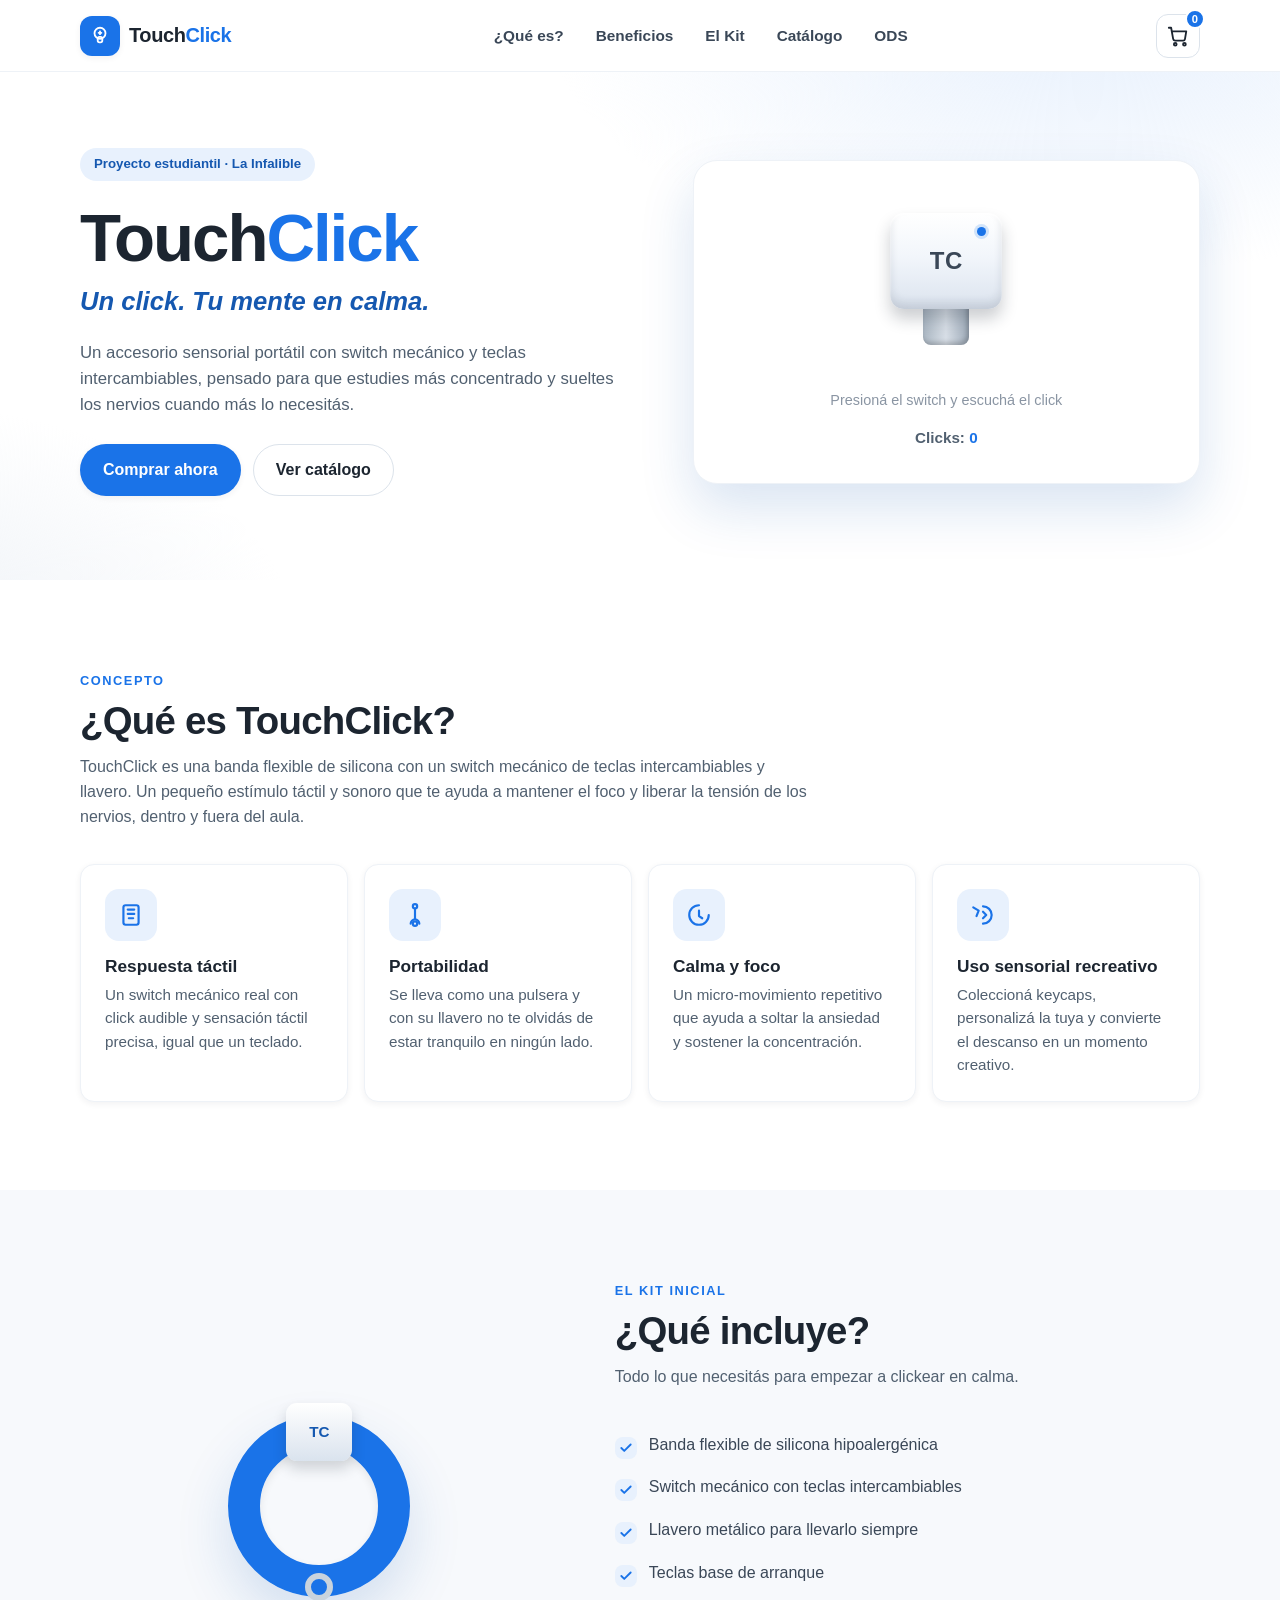
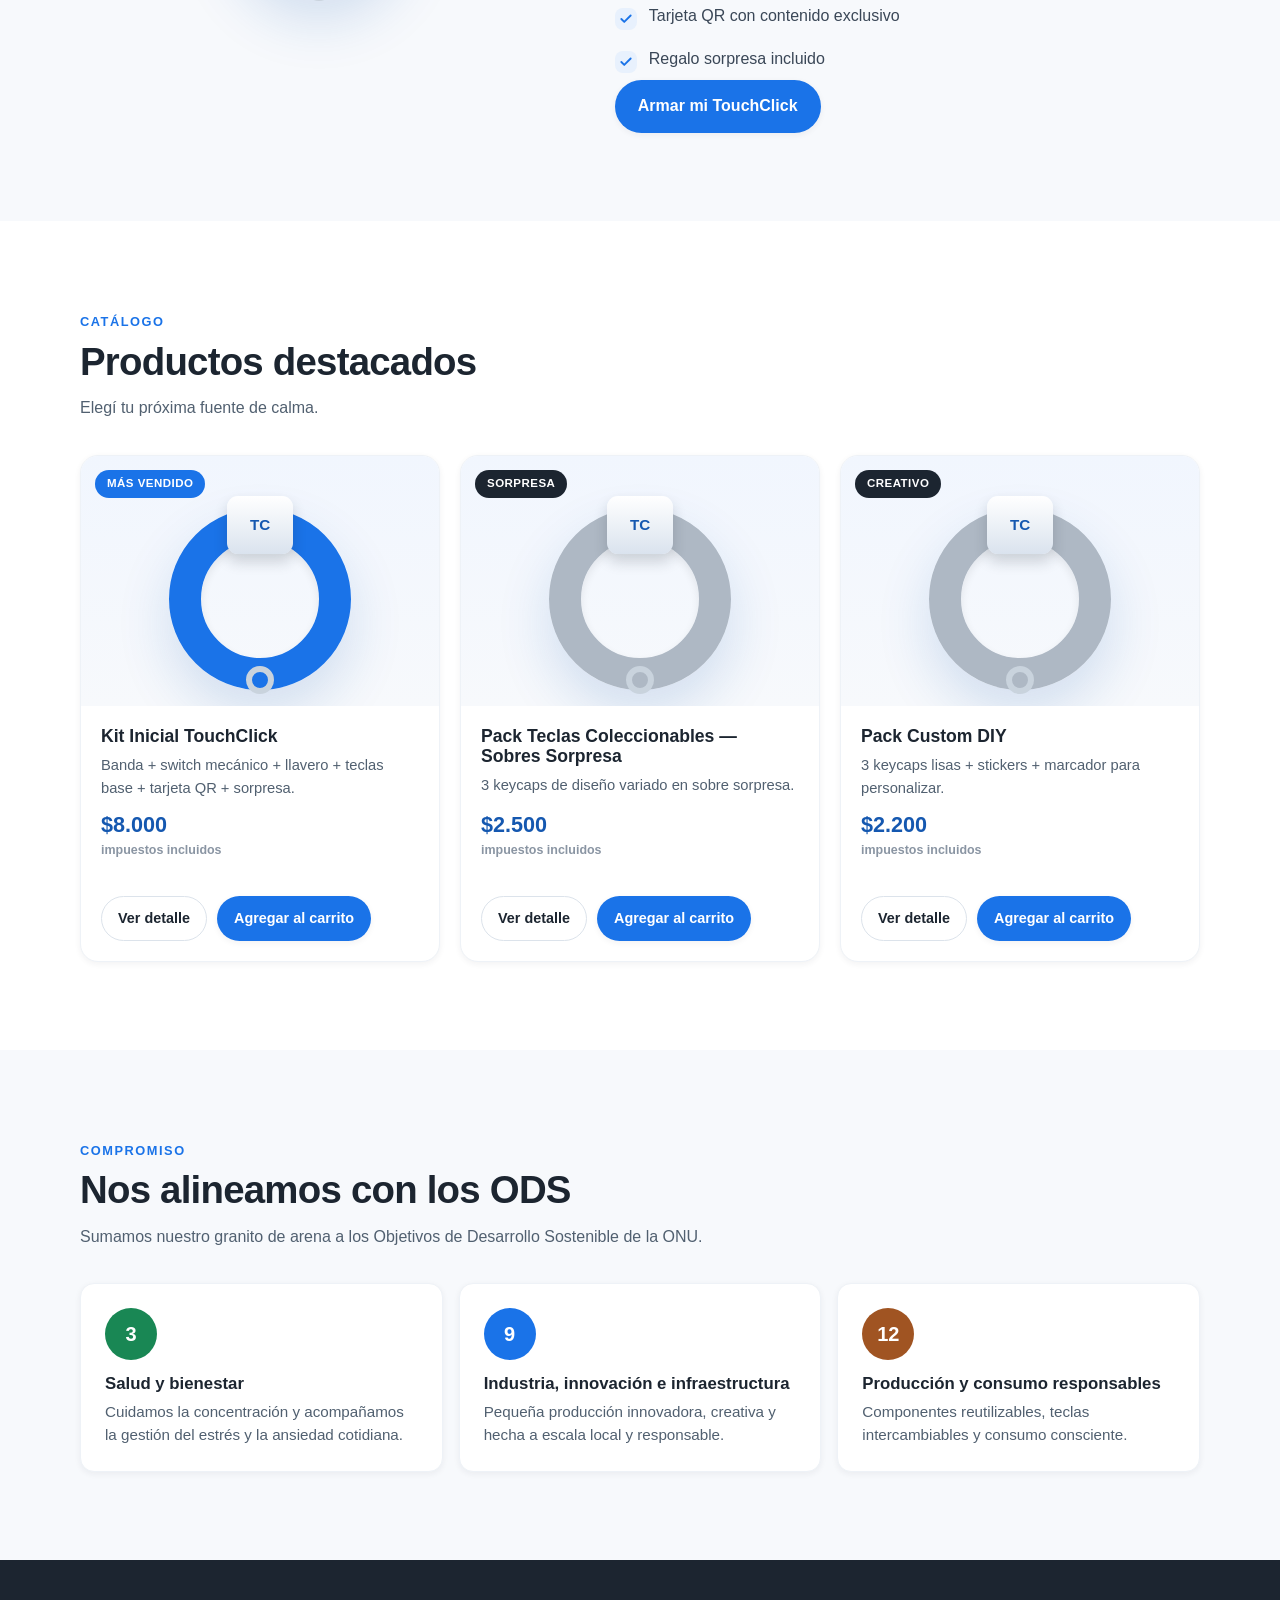
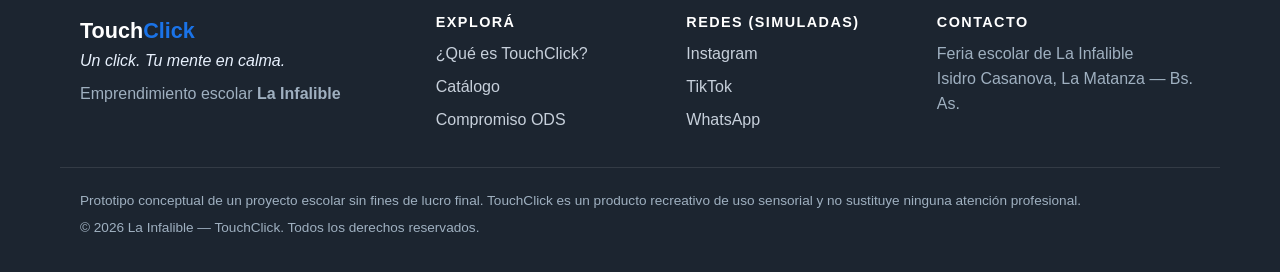
<file: index.html>
<!DOCTYPE html>
<html lang="es">
<head>
  <meta charset="UTF-8">
  <meta name="viewport" content="width=device-width, initial-scale=1.0">
  <meta name="description" content="TouchClick — Un click. Tu mente en calma. Accesorio sensorial portátil de La Infalible para concentración y alivio del nerviosismo.">
  <title>TouchClick | Un click. Tu mente en calma.</title>
  <link rel="icon" type="image/png" href="https://cdn.jsdelivr.net/gh/twitter/twemoji@14.0.2/assets/72x72/1f5b1.png">
  <link rel="stylesheet" href="styles.css">
</head>
<body data-page="home">

  <header class="header">
    <div class="container header__inner">
      <a class="brand" href="index.html" aria-label="TouchClick, volver al inicio">
        <span class="brand__mark" aria-hidden="true">
          <svg viewBox="0 0 24 24" width="22" height="22" fill="none" stroke="currentColor" stroke-width="2" stroke-linecap="round" stroke-linejoin="round">
            <circle cx="12" cy="9" r="6"></circle>
            <rect x="9.5" y="13" width="5" height="6" rx="2"></rect>
            <path d="M12 7v3"></path>
            <path d="M10.5 8.5h3"></path>
          </svg>
        </span>
        <span class="brand__text">Touch<span>Click</span></span>
      </a>

      <button class="nav-toggle" id="navToggle" aria-label="Abrir menú de navegación" aria-expanded="false" aria-controls="siteNav">
        <span></span><span></span><span></span>
      </button>

      <nav class="nav" id="siteNav">
        <ul class="nav__list">
          <li><a href="index.html#que-es">¿Qué es?</a></li>
          <li><a href="index.html#beneficios">Beneficios</a></li>
          <li><a href="index.html#kit">El Kit</a></li>
          <li><a href="index.html#catalogo">Catálogo</a></li>
          <li><a href="index.html#ods">ODS</a></li>
        </ul>
      </nav>

      <div class="header__actions">
        <button class="cart-btn" id="cartButton" aria-label="Abrir carrito de compras">
          <svg viewBox="0 0 24 24" width="22" height="22" fill="none" stroke="currentColor" stroke-width="2" stroke-linecap="round" stroke-linejoin="round" aria-hidden="true">
            <circle cx="9" cy="21" r="1.5"></circle>
            <circle cx="19" cy="21" r="1.5"></circle>
            <path d="M2 3h2.5l2.2 12.2a2 2 0 0 0 2 1.8h8.9a2 2 0 0 0 2-1.6L21 7H6"></path>
          </svg>
          <span class="cart-badge" id="cartBadge" hidden>0</span>
        </button>
      </div>
    </div>
  </header>

  <main>

    <section class="hero" id="inicio">
      <div class="container hero__grid">
        <div class="hero__content">
          <p class="hero__tag">Proyecto estudiantil · La Infalible</p>
          <h1 class="hero__title">Touch<span>Click</span></h1>
          <p class="hero__slogan">Un click. Tu mente en calma.</p>
          <p class="hero__lead">
            Un accesorio sensorial portátil con switch mecánico y teclas intercambiables,
            pensado para que estudies más concentrado y sueltes los nervios cuando más lo necesitás.
          </p>
          <div class="hero__cta">
            <a class="btn btn--primary" href="producto.html?id=1">Comprar ahora</a>
            <a class="btn btn--ghost" href="#catalogo">Ver catálogo</a>
          </div>
        </div>

        <div class="hero__demo" aria-label="Demostración interactiva del switch TouchClick">
          <div class="switch-demo" id="switchDemo">
            <button class="key" id="demoKey" type="button" aria-label="Presionar el switch para probarlo">
              <span class="key__stem" aria-hidden="true"></span>
              <span class="key__cap" aria-hidden="true">
                <span class="key__face">TC</span>
                <span class="key__led"></span>
              </span>
            </button>
            <p class="switch-demo__hint">Presioná el switch y escuchá el click</p>
            <p class="switch-demo__count" id="demoCount">Clicks: <strong>0</strong></p>
          </div>
        </div>
      </div>
    </section>

    <section class="section" id="que-es">
      <div class="container">
        <p class="section__eyebrow">Concepto</p>
        <h2 class="section__title">¿Qué es TouchClick?</h2>
        <p class="section__lead">
          TouchClick es una banda flexible de silicona con un switch mecánico de teclas intercambiables y llavero.
          Un pequeño estímulo táctil y sonoro que te ayuda a mantener el foco y liberar la tensión de los nervios,
          dentro y fuera del aula.
        </p>

        <div class="benefits" id="beneficios">
          <article class="benefit-card">
            <span class="benefit-card__icon" aria-hidden="true">
              <svg viewBox="0 0 24 24" width="26" height="26" fill="none" stroke="currentColor" stroke-width="2" stroke-linecap="round" stroke-linejoin="round">
                <path d="M7 3h10a2 2 0 0 1 2 2v14a2 2 0 0 1-2 2H7a2 2 0 0 1-2-2V5a2 2 0 0 1 2-2z"></path>
                <path d="M9 7h6"></path><path d="M9 11h6"></path><path d="M10 15h4"></path>
              </svg>
            </span>
            <h3>Respuesta táctil</h3>
            <p>Un switch mecánico real con click audible y sensación táctil precisa, igual que un teclado.</p>
          </article>

          <article class="benefit-card">
            <span class="benefit-card__icon" aria-hidden="true">
              <svg viewBox="0 0 24 24" width="26" height="26" fill="none" stroke="currentColor" stroke-width="2" stroke-linecap="round" stroke-linejoin="round">
                <circle cx="12" cy="4" r="2"></circle>
                <path d="M12 6v10"></path>
                <path d="M8 20c0-2 1.8-4 4-4s4 2 4 4"></path>
                <circle cx="12" cy="20" r="2"></circle>
              </svg>
            </span>
            <h3>Portabilidad</h3>
            <p>Se lleva como una pulsera y con su llavero no te olvidás de estar tranquilo en ningún lado.</p>
          </article>

          <article class="benefit-card">
            <span class="benefit-card__icon" aria-hidden="true">
              <svg viewBox="0 0 24 24" width="26" height="26" fill="none" stroke="currentColor" stroke-width="2" stroke-linecap="round" stroke-linejoin="round">
                <path d="M12 3a9 9 0 1 0 9 9"></path>
                <path d="M12 8v5l3 2"></path>
              </svg>
            </span>
            <h3>Calma y foco</h3>
            <p>Un micro-movimiento repetitivo que ayuda a soltar la ansiedad y sostener la concentración.</p>
          </article>

          <article class="benefit-card">
            <span class="benefit-card__icon" aria-hidden="true">
              <svg viewBox="0 0 24 24" width="26" height="26" fill="none" stroke="currentColor" stroke-width="2" stroke-linecap="round" stroke-linejoin="round">
                <path d="M12 20a8 8 0 1 0 0-16"></path>
                <path d="M12 9l3 3-3 3"></path>
                <path d="M3 5l5 3-2 5"></path>
              </svg>
            </span>
            <h3>Uso sensorial recreativo</h3>
            <p>Coleccioná keycaps, personalizá la tuya y convierte el descanso en un momento creativo.</p>
          </article>
        </div>
      </div>
    </section>

    <section class="section section--tint" id="kit">
      <div class="container kit">
        <div class="kit__visual" aria-hidden="true">
          <div class="device device--kit" id="kitDevice">
            <span class="device__keycap">TC</span>
            <span class="device__ring"></span>
            <span class="device__tag"></span>
          </div>
        </div>
        <div class="kit__content">
          <p class="section__eyebrow">El Kit Inicial</p>
          <h2 class="section__title">¿Qué incluye?</h2>
          <p class="section__lead">Todo lo que necesitás para empezar a clickear en calma.</p>
          <ul class="checklist">
            <li>Banda flexible de silicona hipoalergénica</li>
            <li>Switch mecánico con teclas intercambiables</li>
            <li>Llavero metálico para llevarlo siempre</li>
            <li>Teclas base de arranque</li>
            <li>Tarjeta QR con contenido exclusivo</li>
            <li>Regalo sorpresa incluido</li>
          </ul>
          <a class="btn btn--primary" href="producto.html?id=1">Armar mi TouchClick</a>
        </div>
      </div>
    </section>

    <section class="section" id="catalogo">
      <div class="container">
        <p class="section__eyebrow">Catálogo</p>
        <h2 class="section__title">Productos destacados</h2>
        <p class="section__lead">Elegí tu próxima fuente de calma.</p>
        <div class="catalog" id="catalogGrid">
        </div>
      </div>
    </section>

    <section class="section section--tint" id="ods">
      <div class="container">
        <p class="section__eyebrow">Compromiso</p>
        <h2 class="section__title">Nos alineamos con los ODS</h2>
        <p class="section__lead">
          Sumamos nuestro granito de arena a los Objetivos de Desarrollo Sostenible de la ONU.
        </p>
        <div class="ods-grid">
          <article class="ods-card">
            <span class="ods-card__num" aria-hidden="true">3</span>
            <h3>Salud y bienestar</h3>
            <p>Cuidamos la concentración y acompañamos la gestión del estrés y la ansiedad cotidiana.</p>
          </article>
          <article class="ods-card">
            <span class="ods-card__num" aria-hidden="true">9</span>
            <h3>Industria, innovación e infraestructura</h3>
            <p>Pequeña producción innovadora, creativa y hecha a escala local y responsable.</p>
          </article>
          <article class="ods-card">
            <span class="ods-card__num" aria-hidden="true">12</span>
            <h3>Producción y consumo responsables</h3>
            <p>Componentes reutilizables, teclas intercambiables y consumo consciente.</p>
          </article>
        </div>
      </div>
    </section>

  </main>

  <footer class="footer">
    <div class="container footer__grid">
      <div>
        <p class="footer__brand">Touch<span>Click</span></p>
        <p class="footer__claim">Un click. Tu mente en calma.</p>
        <p class="footer__org">Emprendimiento escolar <strong>La Infalible</strong></p>
      </div>
      <div>
        <h4>Explorá</h4>
        <ul class="footer__links">
          <li><a href="#que-es">¿Qué es TouchClick?</a></li>
          <li><a href="#catalogo">Catálogo</a></li>
          <li><a href="#ods">Compromiso ODS</a></li>
        </ul>
      </div>
      <div>
        <h4>Redes (simuladas)</h4>
        <ul class="footer__links">
          <li><a href="#">Instagram</a></li>
          <li><a href="#">TikTok</a></li>
          <li><a href="#">WhatsApp</a></li>
        </ul>
      </div>
      <div>
        <h4>Contacto</h4>
        <p class="footer__contact">Feria escolar de La Infalible<br>
        Isidro Casanova, La Matanza — Bs. As.</p>
      </div>
    </div>
    <div class="container footer__note">
      <p>Prototipo conceptual de un proyecto escolar sin fines de lucro final. TouchClick es un producto recreativo
      de uso sensorial y no sustituye ninguna atención profesional.</p>
      <p>&copy; 2026 La Infalible — TouchClick. Todos los derechos reservados.</p>
    </div>
  </footer>

  <div id="drawerRoot"></div>
  <div id="toastRoot"></div>

  <script src="script.js"></script>
</body>
</html>
</file>
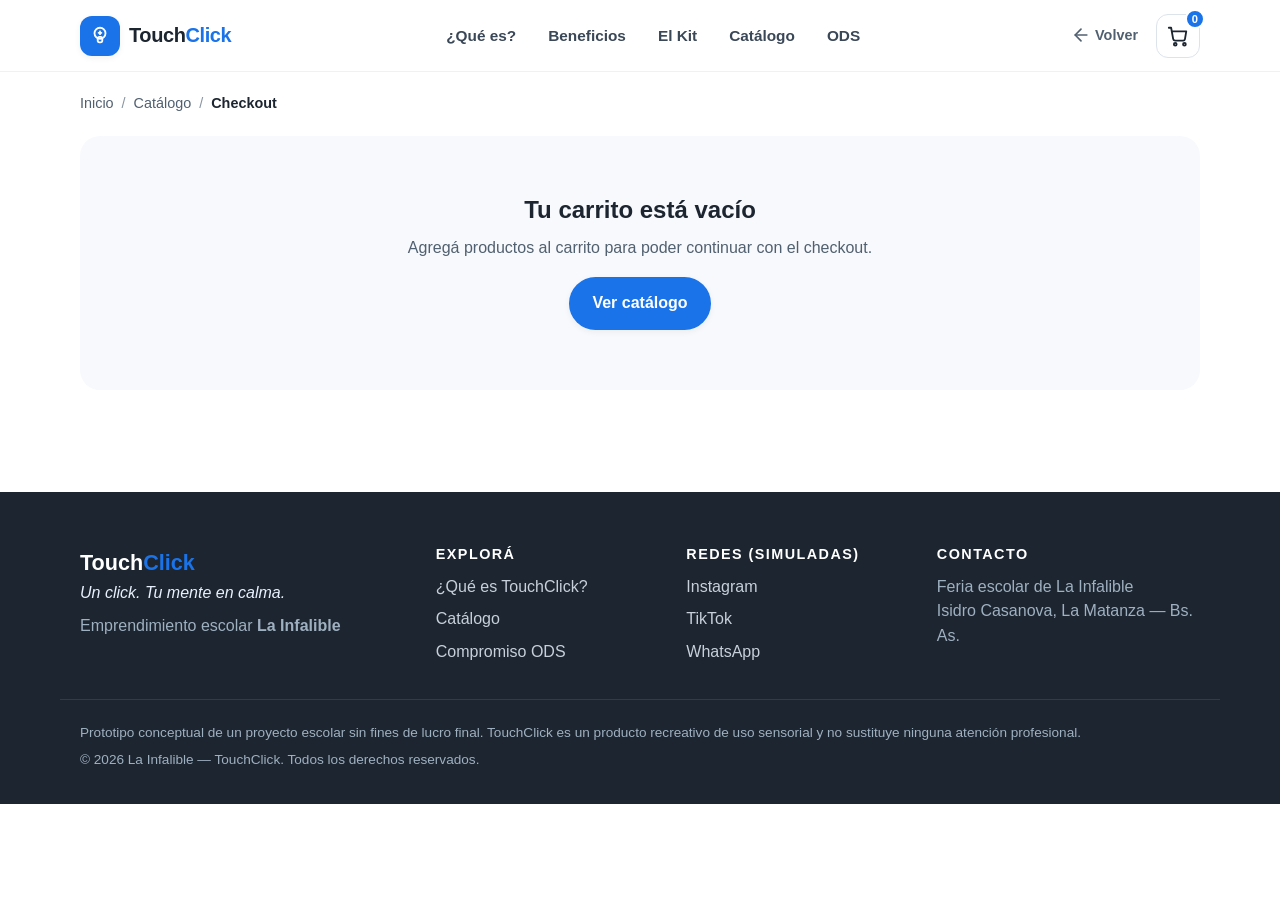
<file: checkout.html>
<!DOCTYPE html>
<html lang="es">
<head>
  <meta charset="UTF-8">
  <meta name="viewport" content="width=device-width, initial-scale=1.0">
  <meta name="description" content="Checkout y pago simulado de TouchClick, e-commerce de La Infalible.">
  <title>Checkout | TouchClick</title>
  <link rel="icon" type="image/png" href="https://cdn.jsdelivr.net/gh/twitter/twemoji@14.0.2/assets/72x72/1f5b1.png">
  <link rel="stylesheet" href="styles.css">
</head>
<body data-page="checkout">

  <header class="header">
    <div class="container header__inner">
      <a class="brand" href="index.html" aria-label="TouchClick, volver al inicio">
        <span class="brand__mark" aria-hidden="true">
          <svg viewBox="0 0 24 24" width="22" height="22" fill="none" stroke="currentColor" stroke-width="2" stroke-linecap="round" stroke-linejoin="round">
            <circle cx="12" cy="9" r="6"></circle>
            <rect x="9.5" y="13" width="5" height="6" rx="2"></rect>
            <path d="M12 7v3"></path>
            <path d="M10.5 8.5h3"></path>
          </svg>
        </span>
        <span class="brand__text">Touch<span>Click</span></span>
      </a>

      <button class="nav-toggle" id="navToggle" aria-label="Abrir menú de navegación" aria-expanded="false" aria-controls="siteNav">
        <span></span><span></span><span></span>
      </button>

      <nav class="nav" id="siteNav">
        <ul class="nav__list">
          <li><a href="index.html#que-es">¿Qué es?</a></li>
          <li><a href="index.html#beneficios">Beneficios</a></li>
          <li><a href="index.html#kit">El Kit</a></li>
          <li><a href="index.html#catalogo">Catálogo</a></li>
          <li><a href="index.html#ods">ODS</a></li>
        </ul>
      </nav>

      <div class="header__actions">
        <a class="crumb" href="index.html#catalogo">
          <svg viewBox="0 0 24 24" width="20" height="20" fill="none" stroke="currentColor" stroke-width="2" stroke-linecap="round" stroke-linejoin="round" aria-hidden="true">
            <path d="M19 12H5"></path><path d="M12 19l-7-7 7-7"></path>
          </svg>
          <span>Volver</span>
        </a>
        <button class="cart-btn" id="cartButton" aria-label="Abrir carrito de compras">
          <svg viewBox="0 0 24 24" width="22" height="22" fill="none" stroke="currentColor" stroke-width="2" stroke-linecap="round" stroke-linejoin="round" aria-hidden="true">
            <circle cx="9" cy="21" r="1.5"></circle>
            <circle cx="19" cy="21" r="1.5"></circle>
            <path d="M2 3h2.5l2.2 12.2a2 2 0 0 0 2 1.8h8.9a2 2 0 0 0 2-1.6L21 7H6"></path>
          </svg>
          <span class="cart-badge" id="cartBadge" hidden>0</span>
        </button>
      </div>
    </div>
  </header>

  <main class="main">
    <div class="container">
      <nav class="breadcrumb" aria-label="Ruta de navegación">
        <a href="index.html">Inicio</a>
        <span aria-hidden="true">/</span>
        <a href="index.html#catalogo">Catálogo</a>
        <span aria-hidden="true">/</span>
        <span class="breadcrumb__current">Checkout</span>
      </nav>

      <div id="checkoutWrap">
        <div class="checkout" id="checkoutRoot">
        </div>
      </div>

      <div class="order-success" id="orderSuccess" hidden>
      </div>
    </div>
  </main>

  <footer class="footer">
    <div class="container footer__grid">
      <div>
        <p class="footer__brand">Touch<span>Click</span></p>
        <p class="footer__claim">Un click. Tu mente en calma.</p>
        <p class="footer__org">Emprendimiento escolar <strong>La Infalible</strong></p>
      </div>
      <div>
        <h4>Explorá</h4>
        <ul class="footer__links">
          <li><a href="index.html#que-es">¿Qué es TouchClick?</a></li>
          <li><a href="index.html#catalogo">Catálogo</a></li>
          <li><a href="index.html#ods">Compromiso ODS</a></li>
        </ul>
      </div>
      <div>
        <h4>Redes (simuladas)</h4>
        <ul class="footer__links">
          <li><a href="#">Instagram</a></li>
          <li><a href="#">TikTok</a></li>
          <li><a href="#">WhatsApp</a></li>
        </ul>
      </div>
      <div>
        <h4>Contacto</h4>
        <p class="footer__contact">Feria escolar de La Infalible<br>
        Isidro Casanova, La Matanza — Bs. As.</p>
      </div>
    </div>
    <div class="container footer__note">
      <p>Prototipo conceptual de un proyecto escolar sin fines de lucro final. TouchClick es un producto recreativo
      de uso sensorial y no sustituye ninguna atención profesional.</p>
      <p>&copy; 2026 La Infalible — TouchClick. Todos los derechos reservados.</p>
    </div>
  </footer>

  <div id="drawerRoot"></div>
  <div id="toastRoot"></div>

  <script src="script.js"></script>
</body>
</html>
</file>
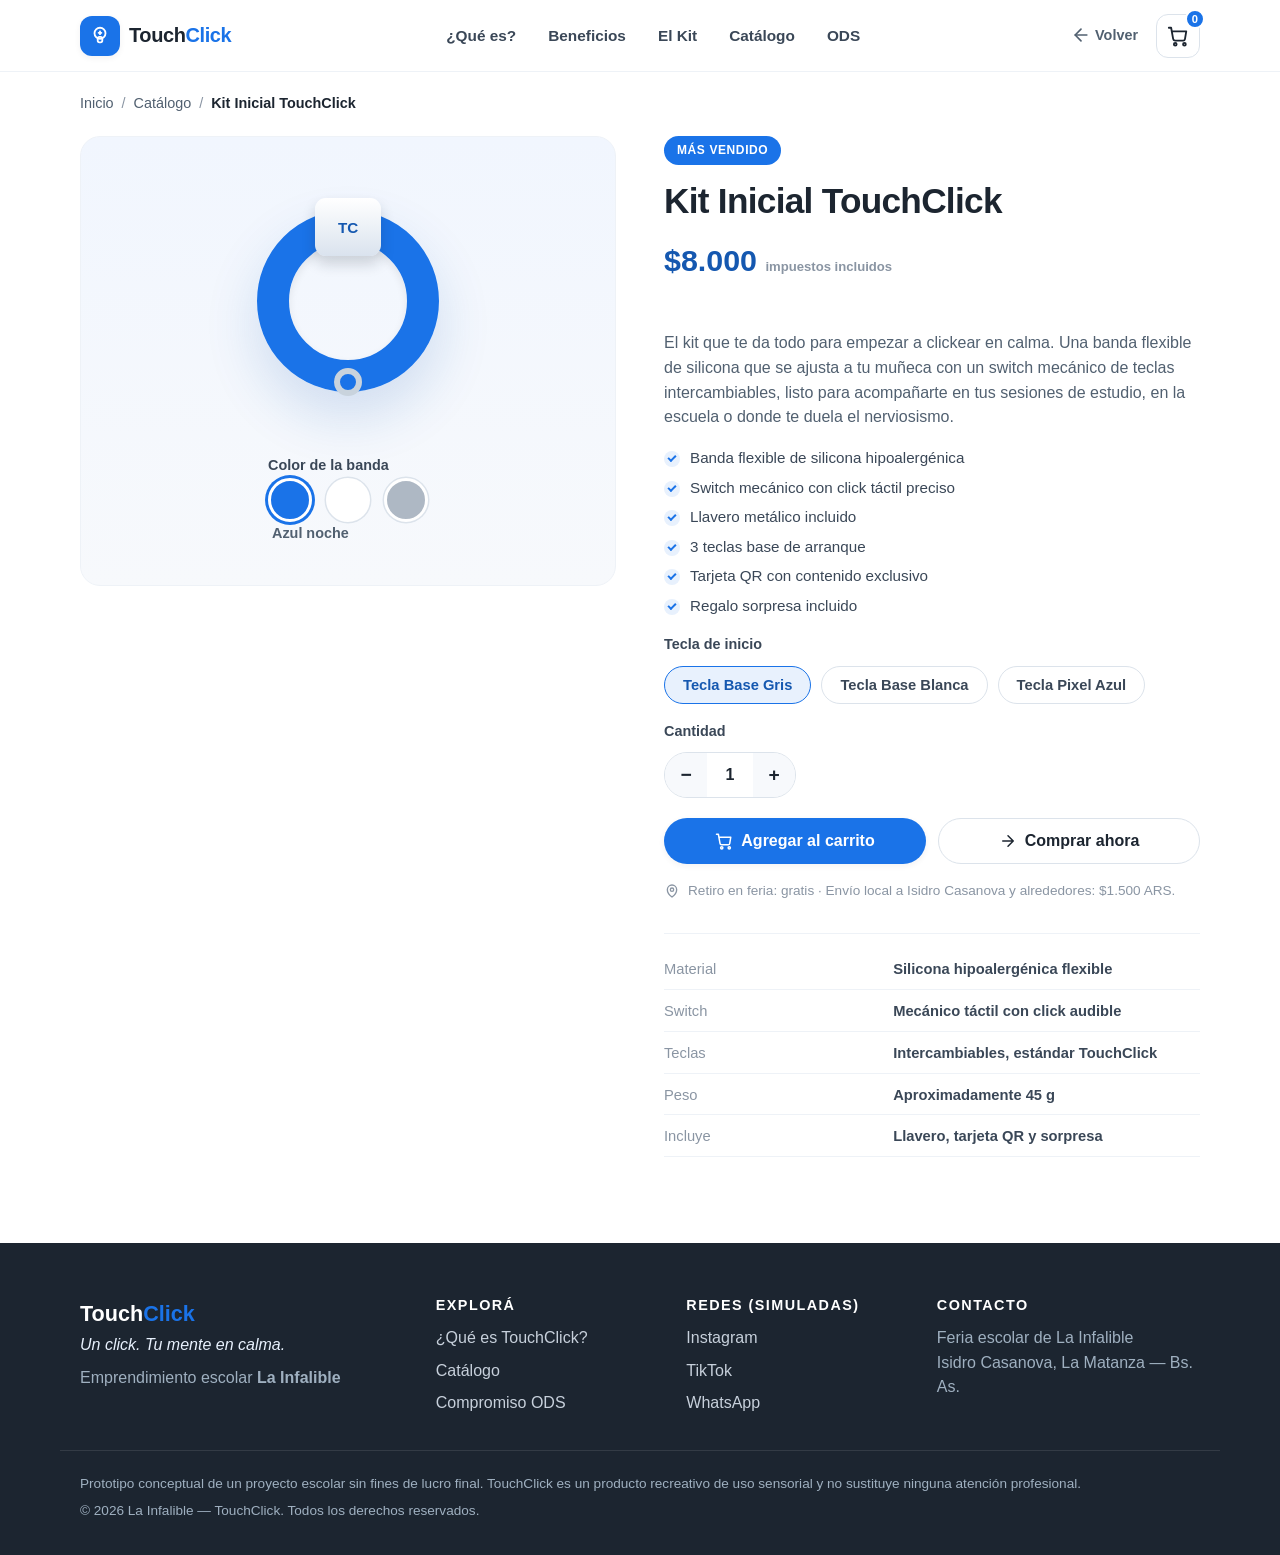
<file: producto.html>
<!DOCTYPE html>
<html lang="es">
<head>
  <meta charset="UTF-8">
  <meta name="viewport" content="width=device-width, initial-scale=1.0">
  <meta name="description" content="Detalle, personalización y compra del producto TouchClick.">
  <title>Producto | TouchClick</title>
  <link rel="icon" type="image/png" href="https://cdn.jsdelivr.net/gh/twitter/twemoji@14.0.2/assets/72x72/1f5b1.png">
  <link rel="stylesheet" href="styles.css">
</head>
<body data-page="product">

  <header class="header">
    <div class="container header__inner">
      <a class="brand" href="index.html" aria-label="TouchClick, volver al inicio">
        <span class="brand__mark" aria-hidden="true">
          <svg viewBox="0 0 24 24" width="22" height="22" fill="none" stroke="currentColor" stroke-width="2" stroke-linecap="round" stroke-linejoin="round">
            <circle cx="12" cy="9" r="6"></circle>
            <rect x="9.5" y="13" width="5" height="6" rx="2"></rect>
            <path d="M12 7v3"></path>
            <path d="M10.5 8.5h3"></path>
          </svg>
        </span>
        <span class="brand__text">Touch<span>Click</span></span>
      </a>

      <button class="nav-toggle" id="navToggle" aria-label="Abrir menú de navegación" aria-expanded="false" aria-controls="siteNav">
        <span></span><span></span><span></span>
      </button>

      <nav class="nav" id="siteNav">
        <ul class="nav__list">
          <li><a href="index.html#que-es">¿Qué es?</a></li>
          <li><a href="index.html#beneficios">Beneficios</a></li>
          <li><a href="index.html#kit">El Kit</a></li>
          <li><a href="index.html#catalogo">Catálogo</a></li>
          <li><a href="index.html#ods">ODS</a></li>
        </ul>
      </nav>

      <div class="header__actions">
        <a class="crumb" id="backLink" href="index.html#catalogo">
          <svg viewBox="0 0 24 24" width="20" height="20" fill="none" stroke="currentColor" stroke-width="2" stroke-linecap="round" stroke-linejoin="round" aria-hidden="true">
            <path d="M19 12H5"></path><path d="M12 19l-7-7 7-7"></path>
          </svg>
          <span>Volver</span>
        </a>
        <button class="cart-btn" id="cartButton" aria-label="Abrir carrito de compras">
          <svg viewBox="0 0 24 24" width="22" height="22" fill="none" stroke="currentColor" stroke-width="2" stroke-linecap="round" stroke-linejoin="round" aria-hidden="true">
            <circle cx="9" cy="21" r="1.5"></circle>
            <circle cx="19" cy="21" r="1.5"></circle>
            <path d="M2 3h2.5l2.2 12.2a2 2 0 0 0 2 1.8h8.9a2 2 0 0 0 2-1.6L21 7H6"></path>
          </svg>
          <span class="cart-badge" id="cartBadge" hidden>0</span>
        </button>
      </div>
    </div>
  </header>

  <main class="main">
    <div class="container">
      <nav class="breadcrumb" aria-label="Ruta de navegación">
        <a href="index.html">Inicio</a>
        <span aria-hidden="true">/</span>
        <a href="index.html#catalogo">Catálogo</a>
        <span aria-hidden="true">/</span>
        <span class="breadcrumb__current" id="breadcrumbName">Producto</span>
      </nav>

      <div class="product" id="productRoot">
      </div>
    </div>
  </main>

  <footer class="footer">
    <div class="container footer__grid">
      <div>
        <p class="footer__brand">Touch<span>Click</span></p>
        <p class="footer__claim">Un click. Tu mente en calma.</p>
        <p class="footer__org">Emprendimiento escolar <strong>La Infalible</strong></p>
      </div>
      <div>
        <h4>Explorá</h4>
        <ul class="footer__links">
          <li><a href="index.html#que-es">¿Qué es TouchClick?</a></li>
          <li><a href="index.html#catalogo">Catálogo</a></li>
          <li><a href="index.html#ods">Compromiso ODS</a></li>
        </ul>
      </div>
      <div>
        <h4>Redes (simuladas)</h4>
        <ul class="footer__links">
          <li><a href="#">Instagram</a></li>
          <li><a href="#">TikTok</a></li>
          <li><a href="#">WhatsApp</a></li>
        </ul>
      </div>
      <div>
        <h4>Contacto</h4>
        <p class="footer__contact">Feria escolar de La Infalible<br>
        Isidro Casanova, La Matanza — Bs. As.</p>
      </div>
    </div>
    <div class="container footer__note">
      <p>Prototipo conceptual de un proyecto escolar sin fines de lucro final. TouchClick es un producto recreativo
      de uso sensorial y no sustituye ninguna atención profesional.</p>
      <p>&copy; 2026 La Infalible — TouchClick. Todos los derechos reservados.</p>
    </div>
  </footer>

  <div id="drawerRoot"></div>
  <div id="toastRoot"></div>

  <script src="script.js"></script>
</body>
</html>
</file>
<file: styles.css>
:root {
  --primary: #1A73E8;
  --primary-600: #1660c4;
  --primary-700: #1558B0;
  --primary-100: #E8F1FD;
  --primary-50: #F1F6FE;
  --gray-900: #1C2530;
  --gray-700: #3A4757;
  --gray-600: #516070;
  --gray-400: #8A95A3;
  --gray-200: #DCE3EB;
  --gray-100: #EEF2F7;
  --gray-50: #F7F9FC;
  --success: #1E9E62;
  --error: #E5484D;
  --white: #FFFFFF;
  --radius: 14px;
  --radius-sm: 10px;
  --shadow-sm: 0 2px 6px rgba(28, 37, 48, 0.06);
  --shadow-md: 0 10px 28px rgba(28, 37, 48, 0.10);
  --shadow-lg: 0 24px 54px rgba(21, 88, 176, 0.16);
  --font: -apple-system, BlinkMacSystemFont, "Segoe UI", Roboto, "Helvetica Neue", Arial, sans-serif;
  --header-h: 68px;
}

*,
*::before,
*::after {
  box-sizing: border-box;
}

html {
  scroll-behavior: smooth;
}

body {
  margin: 0;
  font-family: var(--font);
  font-size: 16px;
  line-height: 1.55;
  color: var(--gray-900);
  background: var(--white);
  -webkit-font-smoothing: antialiased;
}

body.drawer-open {
  overflow: hidden;
}

img {
  max-width: 100%;
  display: block;
}

a {
  color: var(--primary);
  text-decoration: none;
}

button {
  font-family: inherit;
}

h1, h2, h3, h4 {
  line-height: 1.15;
  margin: 0 0 0.5em;
}

p {
  margin: 0 0 1em;
}

ul {
  margin: 0;
  padding: 0;
  list-style: none;
}

.container {
  width: 100%;
  max-width: 1160px;
  margin: 0 auto;
  padding: 0 20px;
}

.btn {
  display: inline-flex;
  align-items: center;
  justify-content: center;
  gap: 8px;
  padding: 13px 22px;
  border-radius: 999px;
  border: 1.5px solid transparent;
  font-size: 1rem;
  font-weight: 600;
  cursor: pointer;
  transition: transform .15s ease, box-shadow .15s ease, background .15s ease, color .15s ease, border-color .15s ease;
  text-align: center;
}

.btn:hover {
  transform: translateY(-2px);
}

.btn:active {
  transform: translateY(0);
}

.btn:focus-visible,
.cart-btn:focus-visible,
.key:focus-visible,
.nav-toggle:focus-visible,
.swatch:focus-visible,
.opt-chip:focus-visible,
.qty__btn:focus-visible,
.drawer__close:focus-visible,
input:focus-visible,
textarea:focus-visible,
select:focus-visible {
  outline: 3px solid rgba(26, 115, 232, 0.35);
  outline-offset: 2px;
}

.btn--primary {
  background: var(--primary);
  color: var(--white);
  box-shadow: var(--shadow-sm);
}

.btn--primary:hover {
  background: var(--primary-700);
  box-shadow: 0 12px 22px rgba(21, 88, 176, 0.28);
}

.btn--ghost {
  background: var(--white);
  color: var(--gray-900);
  border-color: var(--gray-200);
}

.btn--ghost:hover {
  border-color: var(--primary);
  color: var(--primary);
}

.btn--block {
  width: 100%;
}

.btn--success {
  background: var(--success);
  color: var(--white);
}

.btn svg {
  flex: none;
}

section {
  scroll-margin-top: calc(var(--header-h) + 12px);
}

.header {
  position: sticky;
  top: 0;
  z-index: 60;
  height: var(--header-h);
  background: rgba(255, 255, 255, 0.92);
  backdrop-filter: blur(10px);
  border-bottom: 1px solid var(--gray-100);
}

.header__inner {
  height: 100%;
  display: flex;
  align-items: center;
  gap: 14px;
}

.brand {
  display: inline-flex;
  align-items: center;
  gap: 9px;
  color: var(--gray-900);
  font-weight: 800;
  font-size: 1.25rem;
  letter-spacing: -0.02em;
}

.brand__mark {
  display: grid;
  place-items: center;
  width: 40px;
  height: 40px;
  border-radius: 12px;
  background: var(--primary);
  color: var(--white);
  box-shadow: var(--shadow-sm);
}

.brand__text span {
  color: var(--primary);
}

.nav-toggle {
  display: inline-flex;
  flex-direction: column;
  justify-content: center;
  gap: 5px;
  width: 44px;
  height: 44px;
  border: 1px solid var(--gray-200);
  background: var(--white);
  border-radius: 12px;
  cursor: pointer;
  margin-left: auto;
  padding: 0 10px;
}

.nav-toggle span {
  height: 2px;
  width: 100%;
  background: var(--gray-900);
  border-radius: 2px;
  transition: transform .2s ease, opacity .2s ease;
}

.nav-toggle[aria-expanded="true"] span:nth-child(1) {
  transform: translateY(7px) rotate(45deg);
}

.nav-toggle[aria-expanded="true"] span:nth-child(2) {
  opacity: 0;
}

.nav-toggle[aria-expanded="true"] span:nth-child(3) {
  transform: translateY(-7px) rotate(-45deg);
}

.nav {
  position: absolute;
  top: var(--header-h);
  left: 0;
  right: 0;
  background: var(--white);
  border-bottom: 1px solid var(--gray-100);
  box-shadow: var(--shadow-md);
  max-height: 0;
  overflow: hidden;
  transition: max-height .28s ease;
}

.nav.open {
  max-height: 340px;
}

.nav__list {
  padding: 10px 20px 18px;
}

.nav__list li + li {
  border-top: 1px solid var(--gray-100);
}

.nav__list a {
  display: block;
  padding: 13px 4px;
  color: var(--gray-700);
  font-weight: 600;
}

.nav__list a:hover {
  color: var(--primary);
}

.header__actions {
  display: flex;
  align-items: center;
  gap: 8px;
}

.cart-btn {
  position: relative;
  display: inline-flex;
  align-items: center;
  justify-content: center;
  width: 44px;
  height: 44px;
  border-radius: 12px;
  border: 1px solid var(--gray-200);
  background: var(--white);
  color: var(--gray-900);
  cursor: pointer;
  transition: border-color .15s ease, color .15s ease;
}

.cart-btn:hover {
  border-color: var(--primary);
  color: var(--primary);
}

.cart-badge {
  position: absolute;
  top: -6px;
  right: -6px;
  min-width: 20px;
  height: 20px;
  padding: 0 5px;
  border-radius: 999px;
  background: var(--primary);
  color: var(--white);
  font-size: 0.7rem;
  font-weight: 700;
  display: grid;
  place-items: center;
  border: 2px solid var(--white);
}

.crumb {
  display: inline-flex;
  align-items: center;
  gap: 4px;
  color: var(--gray-600);
  font-weight: 600;
  font-size: 0.9rem;
  padding: 6px 10px;
  border-radius: 10px;
}

.crumb:hover {
  color: var(--primary);
  background: var(--gray-50);
}

.hero {
  padding: 64px 0 72px;
  background:
    radial-gradient(900px 420px at 85% -10%, var(--primary-100), transparent 60%),
    radial-gradient(700px 380px at -10% 110%, var(--gray-100), transparent 60%),
    var(--white);
}

.hero__grid {
  display: grid;
  gap: 44px;
  align-items: center;
}

.hero__tag {
  display: inline-block;
  padding: 6px 14px;
  border-radius: 999px;
  background: var(--primary-100);
  color: var(--primary-700);
  font-weight: 700;
  font-size: 0.83rem;
  margin-bottom: 18px;
}

.hero__title {
  font-size: clamp(2.6rem, 7vw, 4.2rem);
  font-weight: 800;
  letter-spacing: -0.03em;
  margin-bottom: 6px;
}

.hero__title span {
  color: var(--primary);
}

.hero__slogan {
  font-size: clamp(1.15rem, 3vw, 1.6rem);
  font-weight: 600;
  color: var(--primary-700);
  margin-bottom: 18px;
  font-style: italic;
}

.hero__lead {
  color: var(--gray-600);
  font-size: 1.05rem;
  max-width: 32em;
}

.hero__cta {
  display: flex;
  flex-wrap: wrap;
  gap: 12px;
  margin-top: 26px;
}

.hero__demo {
  background: var(--white);
  border: 1px solid var(--gray-100);
  border-radius: 24px;
  padding: 34px 20px 26px;
  box-shadow: var(--shadow-lg);
  display: grid;
  place-items: center;
}

.switch-demo {
  display: flex;
  flex-direction: column;
  align-items: center;
  gap: 14px;
  text-align: center;
}

.key {
  position: relative;
  width: 170px;
  height: 170px;
  background: transparent;
  border: none;
  cursor: pointer;
  -webkit-tap-highlight-color: transparent;
}

.key__stem {
  position: absolute;
  left: 50%;
  bottom: 30px;
  transform: translateX(-50%);
  width: 46px;
  height: 46px;
  background: linear-gradient(90deg, #aab6c2, #d7dee6 50%, #9daab8);
  border-radius: 5px 5px 8px 8px;
  transition: height .05s linear;
  box-shadow: inset -2px -3px 4px rgba(0, 0, 0, 0.18);
}

.key__cap {
  position: absolute;
  left: 50%;
  bottom: 66px;
  transform: translateX(-50%) translateY(0);
  width: 112px;
  height: 96px;
  background: linear-gradient(180deg, #ffffff 0%, #f2f6fb 45%, #dbe3ee 100%);
  border-radius: 14px;
  box-shadow:
    0 10px 16px rgba(28, 37, 48, 0.22),
    inset 0 2px 2px rgba(255, 255, 255, 0.9),
    inset 0 -6px 10px rgba(28, 37, 48, 0.12);
  display: grid;
  place-items: center;
  transition: transform .05s linear;
}

.key__face {
  font-weight: 800;
  font-size: 1.5rem;
  letter-spacing: 0.02em;
  color: var(--gray-700);
}

.key__led {
  position: absolute;
  top: 14px;
  right: 16px;
  width: 9px;
  height: 9px;
  border-radius: 50%;
  background: var(--primary);
  box-shadow: 0 0 0 3px rgba(26, 115, 232, 0.18);
}

.key.is-pressed .key__cap {
  transform: translateX(-50%) translateY(18px);
}

.key.is-pressed .key__stem {
  height: 30px;
}

.key.is-pressed .key__led {
  background: var(--success);
  box-shadow: 0 0 0 3px rgba(30, 158, 98, 0.2);
}

.switch-demo__hint {
  color: var(--gray-400);
  font-size: 0.9rem;
  margin: 0;
}

.switch-demo__count {
  margin: 0;
  font-size: 0.95rem;
  color: var(--gray-600);
  font-weight: 600;
}

.switch-demo__count strong {
  color: var(--primary);
}

.section {
  padding: 68px 0;
}

.section--tint {
  background: var(--gray-50);
}

.section__eyebrow {
  display: inline-block;
  margin: 0 0 8px;
  font-size: 0.8rem;
  font-weight: 700;
  letter-spacing: 0.12em;
  text-transform: uppercase;
  color: var(--primary);
}

.section__title {
  font-size: clamp(1.7rem, 4vw, 2.4rem);
  font-weight: 800;
  letter-spacing: -0.02em;
  margin-bottom: 12px;
}

.section__lead {
  color: var(--gray-600);
  max-width: 46em;
  margin-bottom: 34px;
}

.benefits {
  display: grid;
  grid-template-columns: 1fr;
  gap: 16px;
}

.benefit-card {
  background: var(--white);
  border: 1px solid var(--gray-100);
  border-radius: var(--radius);
  padding: 24px;
  box-shadow: var(--shadow-sm);
  transition: transform .18s ease, box-shadow .18s ease, border-color .18s ease;
}

.benefit-card:hover {
  transform: translateY(-4px);
  box-shadow: var(--shadow-md);
  border-color: var(--primary-100);
}

.benefit-card__icon {
  display: grid;
  place-items: center;
  width: 52px;
  height: 52px;
  border-radius: 14px;
  background: var(--primary-100);
  color: var(--primary);
  margin-bottom: 16px;
}

.benefit-card h3 {
  font-size: 1.08rem;
  margin-bottom: 6px;
}

.benefit-card p {
  color: var(--gray-600);
  font-size: 0.95rem;
  margin: 0;
}

.kit {
  display: grid;
  gap: 36px;
  align-items: center;
}

.kit__visual {
  display: grid;
  place-items: center;
  padding: 18px 0;
}

.device {
  --band: var(--primary);
  position: relative;
  width: 250px;
  height: 250px;
}

.device__ring {
  position: absolute;
  inset: 34px;
  border: 32px solid var(--band);
  border-radius: 50%;
  box-shadow: var(--shadow-lg), inset 0 4px 8px rgba(0, 0, 0, 0.08);
}

.device__keycap {
  position: absolute;
  top: 22px;
  left: 50%;
  transform: translateX(-50%);
  display: grid;
  place-items: center;
  width: 66px;
  height: 58px;
  background: linear-gradient(180deg, #ffffff, #dae3ee);
  border-radius: 11px;
  box-shadow: 0 8px 14px rgba(28, 37, 48, 0.18);
  font-weight: 800;
  font-size: 0.95rem;
  color: var(--primary-700);
  z-index: 2;
}

.device__tag {
  position: absolute;
  bottom: 30px;
  left: 50%;
  transform: translateX(-50%);
  width: 28px;
  height: 28px;
  border: 6px solid #c9d3dd;
  border-radius: 50%;
}

.checklist li {
  position: relative;
  padding: 9px 0 9px 34px;
  color: var(--gray-700);
  font-weight: 500;
}

.checklist li::before {
  content: "";
  position: absolute;
  left: 0;
  top: 13px;
  width: 22px;
  height: 22px;
  border-radius: 8px;
  background: var(--primary-100) url("data:image/svg+xml,%3Csvg xmlns='http://www.w3.org/2000/svg' viewBox='0 0 24 24' width='14' height='14' fill='none' stroke='%231A73E8' stroke-width='3.2' stroke-linecap='round' stroke-linejoin='round'%3E%3Cpath d='M20 6L9 17l-5-5'/%3E%3C/svg%3E") center / 14px no-repeat;
}

.catalog {
  display: grid;
  grid-template-columns: 1fr;
  gap: 20px;
}

.product-card {
  display: flex;
  flex-direction: column;
  background: var(--white);
  border: 1px solid var(--gray-100);
  border-radius: 18px;
  overflow: hidden;
  box-shadow: var(--shadow-sm);
  transition: transform .18s ease, box-shadow .18s ease, border-color .18s ease;
}

.product-card:hover {
  transform: translateY(-4px);
  box-shadow: var(--shadow-md);
  border-color: var(--primary-100);
}

.product-card__media {
  position: relative;
  display: grid;
  place-items: center;
  background: linear-gradient(180deg, var(--primary-50), var(--gray-50));
  padding: 18px 0 4px;
  height: 250px;
  overflow: hidden;
}

.product-card__badge {
  position: absolute;
  top: 14px;
  left: 14px;
  z-index: 3;
  padding: 5px 12px;
  border-radius: 999px;
  background: var(--primary);
  color: var(--white);
  font-size: 0.72rem;
  font-weight: 700;
  letter-spacing: 0.04em;
  text-transform: uppercase;
}

.product-card__badge--alt {
  background: var(--gray-900);
}

.product-card__body {
  display: flex;
  flex-direction: column;
  gap: 8px;
  padding: 20px;
  flex: 1;
}

.product-card__name {
  font-size: 1.1rem;
  font-weight: 700;
  margin: 0;
}

.product-card__desc {
  color: var(--gray-600);
  font-size: 0.92rem;
  margin: 0;
  flex: 1;
}

.product-card__price {
  font-size: 1.35rem;
  font-weight: 800;
  color: var(--primary-700);
}

.product-card__price small {
  font-size: 0.78rem;
  font-weight: 600;
  color: var(--gray-400);
  display: block;
}

.product-card__actions {
  display: flex;
  gap: 10px;
  margin-top: 6px;
}

.btn--sm {
  padding: 10px 16px;
  font-size: 0.9rem;
}

.ods-grid {
  display: grid;
  grid-template-columns: 1fr;
  gap: 16px;
}

.ods-card {
  background: var(--white);
  border: 1px solid var(--gray-100);
  border-radius: var(--radius);
  padding: 24px;
  box-shadow: var(--shadow-sm);
}

.ods-card__num {
  display: grid;
  place-items: center;
  width: 52px;
  height: 52px;
  border-radius: 50%;
  background: var(--gray-900);
  color: var(--white);
  font-weight: 800;
  font-size: 1.25rem;
  margin-bottom: 14px;
}

.ods-card:nth-child(1) .ods-card__num { background: #198754; }
.ods-card:nth-child(2) .ods-card__num { background: var(--primary); }
.ods-card:nth-child(3) .ods-card__num { background: #A05422; }

.ods-card h3 {
  font-size: 1.05rem;
  margin-bottom: 6px;
}

.ods-card p {
  color: var(--gray-600);
  font-size: 0.95rem;
  margin: 0;
}

.footer {
  background: var(--gray-900);
  color: #c7d0db;
  padding: 54px 0 28px;
}

.footer__grid {
  display: grid;
  grid-template-columns: 1fr;
  gap: 30px;
  padding-bottom: 34px;
}

.footer__brand {
  font-weight: 800;
  font-size: 1.35rem;
  color: var(--white);
  margin-bottom: 2px;
}

.footer__brand span {
  color: var(--primary);
}

.footer__claim {
  color: var(--primary-100);
  font-style: italic;
  margin-bottom: 8px;
}

.footer__org {
  color: #9fb0c0;
}

.footer h4 {
  color: var(--white);
  font-size: 0.9rem;
  text-transform: uppercase;
  letter-spacing: 0.1em;
  margin-bottom: 12px;
}

.footer__links li + li {
  margin-top: 8px;
}

.footer__links a {
  color: #c7d0db;
}

.footer__links a:hover {
  color: var(--white);
  text-decoration: underline;
}

.footer__contact {
  margin: 0;
  color: #9fb0c0;
}

.footer__note {
  border-top: 1px solid rgba(255, 255, 255, 0.1);
  padding-top: 22px;
  font-size: 0.85rem;
  color: #9fb0c0;
}

.footer__note p {
  margin-bottom: 6px;
}

.main {
  min-height: 420px;
  padding-bottom: 70px;
}

.breadcrumb {
  display: flex;
  align-items: center;
  gap: 8px;
  padding: 20px 0 22px;
  font-size: 0.9rem;
  color: var(--gray-400);
}

.breadcrumb a {
  color: var(--gray-600);
}

.breadcrumb a:hover {
  color: var(--primary);
}

.breadcrumb__current {
  color: var(--gray-900);
  font-weight: 600;
}

.product {
  display: grid;
  gap: 34px;
}

.product__gallery {
  background: linear-gradient(180deg, var(--primary-50), var(--gray-50));
  border: 1px solid var(--gray-100);
  border-radius: 20px;
  padding: 34px 20px 26px;
  display: flex;
  flex-direction: column;
  align-items: center;
  gap: 22px;
}

.gallery-device {
  min-height: 260px;
  display: grid;
  place-items: center;
}

.device--lg {
  width: 290px;
  height: 290px;
}

.swatches-label {
  font-weight: 700;
  font-size: 0.9rem;
  margin-bottom: 10px;
  color: var(--gray-700);
}

.swatch-row {
  display: flex;
  gap: 14px;
  justify-content: center;
  flex-wrap: wrap;
}

.swatch {
  width: 44px;
  height: 44px;
  border-radius: 50%;
  border: 3px solid var(--white);
  background: var(--c, var(--primary));
  box-shadow: 0 0 0 1.5px var(--gray-200);
  cursor: pointer;
  transition: box-shadow .15s ease, transform .15s ease;
}

.swatch:hover {
  transform: scale(1.08);
}

.swatch--active {
  box-shadow: 0 0 0 3px var(--primary);
}

.swatch--active[data-name="Blanco perla"] {
  box-shadow: 0 0 0 3px var(--primary), 0 0 0 6px rgba(26, 115, 232, 0.12);
}

.swatch__name {
  margin-left: 4px;
  font-weight: 600;
  font-size: 0.9rem;
  color: var(--gray-600);
}

.product__info {
  display: flex;
  flex-direction: column;
  gap: 16px;
}

.product__badge {
  align-self: flex-start;
  padding: 5px 13px;
  border-radius: 999px;
  background: var(--primary);
  color: var(--white);
  font-size: 0.75rem;
  font-weight: 700;
  text-transform: uppercase;
  letter-spacing: 0.05em;
}

.product__name {
  font-size: clamp(1.6rem, 4vw, 2.2rem);
  font-weight: 800;
  letter-spacing: -0.02em;
  margin: 0;
}

.product__price {
  font-size: 1.9rem;
  font-weight: 800;
  color: var(--primary-700);
}

.product__price small {
  font-size: 0.82rem;
  font-weight: 600;
  color: var(--gray-400);
}

.product__desc {
  color: var(--gray-600);
  margin: 0;
}

.feature-list {
  display: grid;
  gap: 6px;
}

.feature-list li {
  position: relative;
  padding-left: 26px;
  color: var(--gray-700);
  font-size: 0.95rem;
}

.feature-list li::before {
  content: "";
  position: absolute;
  left: 0;
  top: 5px;
  width: 16px;
  height: 16px;
  border-radius: 50%;
  background: var(--primary-100);
}

.feature-list li::after {
  content: "";
  position: absolute;
  left: 4px;
  top: 9px;
  width: 8px;
  height: 5px;
  border-left: 2px solid var(--primary);
  border-bottom: 2px solid var(--primary);
  transform: rotate(-45deg);
}

.opt-label {
  font-weight: 700;
  font-size: 0.9rem;
  color: var(--gray-700);
  margin-bottom: 10px;
  display: block;
}

.opt-row {
  display: flex;
  flex-wrap: wrap;
  gap: 10px;
}

.opt-chip {
  padding: 10px 18px;
  border-radius: 999px;
  border: 1.5px solid var(--gray-200);
  background: var(--white);
  color: var(--gray-700);
  font-weight: 600;
  font-size: 0.92rem;
  cursor: pointer;
  transition: border-color .15s ease, background .15s ease, color .15s ease;
}

.opt-chip:hover {
  border-color: var(--primary);
}

.opt-chip--active {
  border-color: var(--primary);
  background: var(--primary-100);
  color: var(--primary-700);
}

.info-note {
  background: var(--gray-50);
  border: 1px dashed var(--gray-200);
  border-radius: var(--radius-sm);
  padding: 12px 16px;
  color: var(--gray-600);
  font-size: 0.9rem;
  margin: 0;
}

.stepper-label {
  font-weight: 700;
  font-size: 0.9rem;
  color: var(--gray-700);
  margin-bottom: 10px;
  display: block;
}

.stepper {
  display: inline-flex;
  align-items: center;
  border: 1.5px solid var(--gray-200);
  border-radius: 999px;
  overflow: hidden;
}

.qty__btn {
  width: 42px;
  height: 44px;
  border: none;
  background: var(--gray-50);
  color: var(--gray-900);
  font-size: 1.2rem;
  font-weight: 700;
  cursor: pointer;
  transition: background .15s ease, color .15s ease;
}

.qty__btn:hover {
  background: var(--primary-100);
  color: var(--primary);
}

.qty__num {
  min-width: 46px;
  text-align: center;
  font-weight: 700;
}

.product__actions {
  display: grid;
  gap: 12px;
  margin-top: 4px;
}

.product__note {
  font-size: 0.85rem;
  color: var(--gray-400);
  display: flex;
  align-items: center;
  gap: 8px;
  margin: 0;
}

.spec-list {
  display: grid;
  gap: 2px;
  border-top: 1px solid var(--gray-100);
  padding-top: 16px;
}

.spec-list div {
  display: grid;
  grid-template-columns: 1fr 1.4fr;
  gap: 10px;
  padding: 8px 0;
  border-bottom: 1px solid var(--gray-100);
  font-size: 0.92rem;
}

.spec-list dt {
  color: var(--gray-400);
}

.spec-list dd {
  margin: 0;
  font-weight: 600;
  color: var(--gray-700);
}

.checkout {
  display: grid;
  gap: 28px;
}

.checkout__form {
  background: var(--white);
  border: 1px solid var(--gray-100);
  border-radius: 20px;
  padding: 26px 22px;
  box-shadow: var(--shadow-sm);
}

.checkout__form h2,
.checkout__summary h3 {
  font-size: 1.25rem;
  font-weight: 800;
  margin-bottom: 18px;
}

.checkout__block + .checkout__block {
  margin-top: 30px;
  padding-top: 26px;
  border-top: 1px solid var(--gray-100);
}

.checkout__block > .checkout__block-title {
  font-weight: 700;
  color: var(--gray-900);
  margin-bottom: 16px;
  display: flex;
  align-items: center;
  gap: 10px;
}

.checkout__block-title .step {
  display: grid;
  place-items: center;
  width: 26px;
  height: 26px;
  border-radius: 9px;
  background: var(--primary);
  color: var(--white);
  font-size: 0.82rem;
  font-weight: 800;
}

.field {
  margin-bottom: 16px;
}

.field__label {
  display: block;
  font-weight: 600;
  font-size: 0.92rem;
  color: var(--gray-700);
  margin-bottom: 7px;
}

.field__label span {
  color: var(--error);
}

.input {
  width: 100%;
  padding: 12px 14px;
  border: 1.5px solid var(--gray-200);
  border-radius: var(--radius-sm);
  font-size: 1rem;
  font-family: inherit;
  color: var(--gray-900);
  background: var(--white);
  transition: border-color .15s ease, box-shadow .15s ease;
}

.input:focus {
  outline: none;
  border-color: var(--primary);
  box-shadow: 0 0 0 4px rgba(26, 115, 232, 0.12);
}

.input--invalid {
  border-color: var(--error);
}

.field__error {
  display: none;
  margin-top: 6px;
  color: var(--error);
  font-size: 0.84rem;
  font-weight: 600;
}

.field__error.show {
  display: block;
}

.field-row {
  display: grid;
  grid-template-columns: 1fr;
  gap: 0 16px;
}

.radio-card {
  display: flex;
  align-items: flex-start;
  gap: 12px;
  padding: 14px 16px;
  border: 1.5px solid var(--gray-200);
  border-radius: var(--radius-sm);
  cursor: pointer;
  transition: border-color .15s ease, background .15s ease;
  margin-bottom: 10px;
}

.radio-card:has(input:checked) {
  border-color: var(--primary);
  background: var(--primary-50);
}

.radio-card input {
  width: 19px;
  height: 19px;
  accent-color: var(--primary);
  margin-top: 3px;
  flex: none;
}

.radio-card__label {
  font-weight: 600;
  color: var(--gray-900);
}

.radio-card__hint {
  display: block;
  font-weight: 400;
  color: var(--gray-400);
  font-size: 0.85rem;
  margin-top: 2px;
}

.pay-panel {
  margin-top: 14px;
  background: var(--gray-50);
  border: 1px solid var(--gray-100);
  border-radius: var(--radius-sm);
  padding: 18px 16px;
}

.alias-box {
  display: flex;
  align-items: center;
  gap: 12px;
  flex-wrap: wrap;
  background: var(--white);
  border: 2px dashed var(--primary-100);
  border-radius: var(--radius-sm);
  padding: 12px 16px;
  margin-bottom: 8px;
}

.alias-box code {
  font-family: "SFMono-Regular", Consolas, monospace;
  font-weight: 700;
  font-size: 1.02rem;
  color: var(--primary-700);
}

.alias-copy {
  margin-left: auto;
  padding: 7px 14px;
  border-radius: 999px;
  border: 1.5px solid var(--primary);
  background: var(--white);
  color: var(--primary);
  font-weight: 700;
  font-size: 0.85rem;
  cursor: pointer;
  transition: background .15s ease, color .15s ease;
}

.alias-copy:hover {
  background: var(--primary);
  color: var(--white);
}

.pay-note {
  font-size: 0.86rem;
  color: var(--gray-600);
  margin: 8px 0 14px;
}

.file-btn {
  display: inline-flex;
  align-items: center;
  gap: 10px;
  padding: 12px 16px;
  border: 1.5px dashed var(--gray-400);
  border-radius: var(--radius-sm);
  color: var(--gray-600);
  font-weight: 600;
  font-size: 0.92rem;
  cursor: pointer;
  background: var(--white);
  transition: border-color .15s ease, color .15s ease;
}

.file-btn:hover {
  border-color: var(--primary);
  color: var(--primary);
}

.file-btn input {
  display: none;
}

.file-name {
  margin-top: 8px;
  font-size: 0.84rem;
  color: var(--gray-600);
}

.checkout__submit {
  margin-top: 22px;
}

.checkout__summary {
  background: var(--gray-50);
  border: 1px solid var(--gray-100);
  border-radius: 20px;
  padding: 26px 22px;
  align-self: start;
}

.summary-item {
  display: flex;
  gap: 12px;
  padding: 10px 0;
  border-bottom: 1px solid var(--gray-100);
}

.summary-item:last-of-type {
  border-bottom: none;
}

.thumb-box {
  flex: none;
  width: 74px;
  height: 74px;
  overflow: hidden;
  display: flex;
  align-items: center;
  justify-content: center;
  background: var(--white);
  border: 1px solid var(--gray-100);
  border-radius: var(--radius-sm);
}

.thumb-box .device {
  transform: scale(0.29);
}

.summary-item__info {
  flex: 1;
  font-size: 0.92rem;
}

.summary-item__name {
  font-weight: 600;
  color: var(--gray-900);
}

.summary-item__variant {
  display: block;
  color: var(--gray-400);
  font-size: 0.82rem;
}

.summary-item__qty {
  display: block;
  color: var(--gray-600);
  font-size: 0.85rem;
}

.summary-item__price {
  font-weight: 700;
  color: var(--gray-900);
  white-space: nowrap;
}

.sum-row {
  display: flex;
  justify-content: space-between;
  padding: 8px 0;
  font-size: 0.95rem;
  color: var(--gray-600);
}

.sum-row__value {
  font-weight: 700;
  color: var(--gray-700);
}

.sum-row--total {
  border-top: 1.5px solid var(--gray-200);
  margin-top: 6px;
  padding-top: 14px;
  font-size: 1.15rem;
  color: var(--gray-900);
  font-weight: 800;
}

.sum-row--total .sum-row__value {
  color: var(--primary-700);
}

.sum-note {
  margin-top: 14px;
  font-size: 0.84rem;
  color: var(--gray-400);
  text-align: center;
}

.order-success {
  max-width: 680px;
  margin: 8px auto 0;
  text-align: center;
  background: var(--white);
  border: 1px solid var(--gray-100);
  border-radius: 24px;
  padding: 44px 24px;
  box-shadow: var(--shadow-md);
}

.order-success__icon {
  display: grid;
  place-items: center;
  width: 84px;
  height: 84px;
  margin: 0 auto 20px;
  border-radius: 50%;
  background: var(--success);
  color: var(--white);
  box-shadow: 0 14px 30px rgba(30, 158, 98, 0.3);
}

.order-success h2 {
  font-size: clamp(1.5rem, 4vw, 2rem);
  font-weight: 800;
  margin-bottom: 8px;
}

.order-success__sub {
  color: var(--gray-600);
  margin-bottom: 26px;
}

.order-card {
  text-align: left;
  background: var(--gray-50);
  border: 1px solid var(--gray-100);
  border-radius: 16px;
  padding: 20px;
  margin-bottom: 26px;
}

.order-card__number {
  display: flex;
  justify-content: space-between;
  align-items: center;
  gap: 10px;
  flex-wrap: wrap;
  padding-bottom: 14px;
  border-bottom: 1px solid var(--gray-100);
  margin-bottom: 10px;
}

.order-card__number span {
  color: var(--gray-400);
  font-size: 0.9rem;
}

.order-card__number code {
  font-family: "SFMono-Regular", Consolas, monospace;
  font-weight: 800;
  font-size: 1.15rem;
  color: var(--primary-700);
}

.order-card__item {
  display: flex;
  justify-content: space-between;
  gap: 10px;
  padding: 8px 0;
  font-size: 0.95rem;
}

.order-card__item .lbl {
  color: var(--gray-600);
}

.order-card__item .val {
  font-weight: 700;
  text-align: right;
}

.order-success__next {
  color: var(--gray-600);
  margin-bottom: 26px;
}

.order-success__actions {
  display: flex;
  flex-wrap: wrap;
  gap: 12px;
  justify-content: center;
}

.whatsapp-btn {
  background: #25D366;
  color: #fff;
}

.whatsapp-btn:hover {
  background: #1ebe5b;
  transform: translateY(-2px);
}

.drop-overlay {
  position: fixed;
  inset: 0;
  background: rgba(28, 37, 48, 0.5);
  opacity: 0;
  visibility: hidden;
  pointer-events: none;
  z-index: 80;
  transition: opacity .25s ease;
}

.drop-overlay.show {
  opacity: 1;
  visibility: visible;
  pointer-events: auto;
}

.drawer {
  position: fixed;
  top: 0;
  right: 0;
  bottom: 0;
  width: 100%;
  max-width: 420px;
  background: var(--white);
  z-index: 90;
  box-shadow: var(--shadow-lg);
  transform: translateX(100%);
  visibility: hidden;
  transition: transform .3s ease;
  display: flex;
  flex-direction: column;
}

.drawer.open {
  transform: translateX(0);
  visibility: visible;
}

.drawer__header {
  display: flex;
  align-items: center;
  justify-content: space-between;
  padding: 18px 20px;
  border-bottom: 1px solid var(--gray-100);
}

.drawer__title {
  font-size: 1.15rem;
  font-weight: 800;
  margin: 0;
  display: flex;
  align-items: center;
  gap: 10px;
}

.drawer__close {
  width: 40px;
  height: 40px;
  border-radius: 12px;
  border: 1px solid var(--gray-200);
  background: var(--white);
  color: var(--gray-700);
  cursor: pointer;
  display: grid;
  place-items: center;
  transition: color .15s ease, border-color .15s ease;
}

.drawer__close:hover {
  color: var(--error);
  border-color: var(--error);
}

.drawer__body {
  flex: 1;
  overflow-y: auto;
  padding: 16px 20px;
}

.drawer__empty {
  text-align: center;
  padding: 40px 10px;
  color: var(--gray-600);
}

.drawer__empty svg {
  margin: 0 auto 12px;
  color: var(--gray-200);
}

.drawer__empty p {
  margin-bottom: 18px;
}

.drawer-item {
  display: flex;
  gap: 14px;
  padding: 12px 0;
  border-bottom: 1px solid var(--gray-100);
}

.drawer-item__info {
  flex: 1;
  min-width: 0;
}

.drawer-item__name {
  font-weight: 700;
  font-size: 0.96rem;
  line-height: 1.3;
}

.drawer-item__variant {
  color: var(--gray-400);
  font-size: 0.83rem;
  margin: 2px 0 8px;
}

.drawer-item__row {
  display: flex;
  align-items: center;
  justify-content: space-between;
  gap: 10px;
}

.stepper--sm .qty__btn {
  width: 32px;
  height: 34px;
  font-size: 1rem;
}

.qty--mini {
  display: inline-flex;
  align-items: center;
  border: 1.5px solid var(--gray-200);
  border-radius: 999px;
  overflow: hidden;
}

.qty--mini .qty__btn {
  width: 32px;
  height: 34px;
  background: var(--white);
  font-size: 1rem;
}

.qty--mini .qty__num {
  min-width: 34px;
  font-size: 0.9rem;
}

.drawer-item__price {
  font-weight: 800;
  color: var(--primary-700);
  font-size: 0.98rem;
  white-space: nowrap;
}

.drawer-item__remove {
  display: inline-flex;
  align-items: center;
  gap: 4px;
  border: none;
  background: none;
  color: var(--gray-400);
  font-size: 0.82rem;
  font-weight: 600;
  cursor: pointer;
  padding: 4px 6px;
  border-radius: 8px;
  transition: color .15s ease, background .15s ease;
}

.drawer-item__remove:hover {
  color: var(--error);
  background: #FDF0F0;
}

.drawer__summary {
  border-top: 1.5px solid var(--gray-200);
  padding-top: 8px;
  margin-top: 12px;
}

.drawer__summary-title {
  font-weight: 700;
  font-size: 0.95rem;
  margin: 10px 0 10px;
  color: var(--gray-700);
}

.drawer__footer {
  padding: 16px 20px 20px;
  border-top: 1px solid var(--gray-100);
  display: grid;
  gap: 10px;
}

.toast {
  position: fixed;
  top: calc(var(--header-h) + 14px);
  left: 50%;
  transform: translate(-50%, -24px);
  z-index: 120;
  display: flex;
  align-items: center;
  gap: 10px;
  background: var(--gray-900);
  color: var(--white);
  padding: 12px 18px;
  border-radius: 999px;
  box-shadow: var(--shadow-lg);
  font-weight: 600;
  font-size: 0.95rem;
  opacity: 0;
  pointer-events: none;
  transition: opacity .25s ease, transform .25s ease;
  max-width: calc(100vw - 32px);
}

.toast.show {
  opacity: 1;
  transform: translate(-50%, 0);
}

.toast svg {
  flex: none;
  color: #7BE0AE;
}

@media (min-width: 560px) {
  .hero {
    padding: 76px 0 84px;
  }

  .benefits {
    grid-template-columns: repeat(2, 1fr);
  }

  .catalog {
    grid-template-columns: repeat(2, 1fr);
  }

  .checkout__form {
    padding: 32px 30px;
  }

  .field-row {
    grid-template-columns: 1fr 1fr;
  }
}

@media (min-width: 900px) {
  :root {
    --header-h: 72px;
  }

  .nav-toggle {
    display: none;
  }

  .nav {
    position: static;
    max-height: none;
    overflow: visible;
    background: none;
    border: none;
    box-shadow: none;
    flex: 1;
    margin-left: 14px;
  }

  .nav__list {
    display: flex;
    justify-content: center;
    gap: 4px;
    padding: 0;
  }

  .nav__list li + li {
    border-top: none;
  }

  .nav__list a {
    padding: 10px 14px;
    border-radius: 10px;
    font-size: 0.96rem;
  }

  .nav__list a:hover {
    background: var(--gray-50);
  }

  .hero__grid {
    grid-template-columns: 1.05fr 0.95fr;
    gap: 52px;
  }

  .hero__demo {
    padding: 44px 30px 34px;
  }

  .section {
    padding: 88px 0;
  }

  .benefits {
    grid-template-columns: repeat(4, 1fr);
  }

  .kit {
    grid-template-columns: 0.9fr 1.1fr;
    gap: 56px;
  }

  .catalog {
    grid-template-columns: repeat(3, 1fr);
  }

  .ods-grid {
    grid-template-columns: repeat(3, 1fr);
  }

  .footer__grid {
    grid-template-columns: 1.2fr 0.8fr 0.8fr 1fr;
    gap: 40px;
  }

  .product {
    grid-template-columns: 1fr 1fr;
    gap: 48px;
    align-items: start;
  }

  .product__gallery {
    position: sticky;
    top: calc(var(--header-h) + 20px);
  }

  .product__actions {
    grid-template-columns: 1fr 1fr;
  }

  .checkout {
    grid-template-columns: 1fr 400px;
    gap: 32px;
    align-items: start;
  }
}

@media (min-width: 1024px) {
  .device--lg {
    width: 320px;
    height: 320px;
  }
}

@media (prefers-reduced-motion: reduce) {
  html {
    scroll-behavior: auto;
  }

  *,
  *::before,
  *::after {
    animation-duration: 0.01ms !important;
    animation-iteration-count: 1 !important;
    transition-duration: 0.01ms !important;
  }
}
</file>
